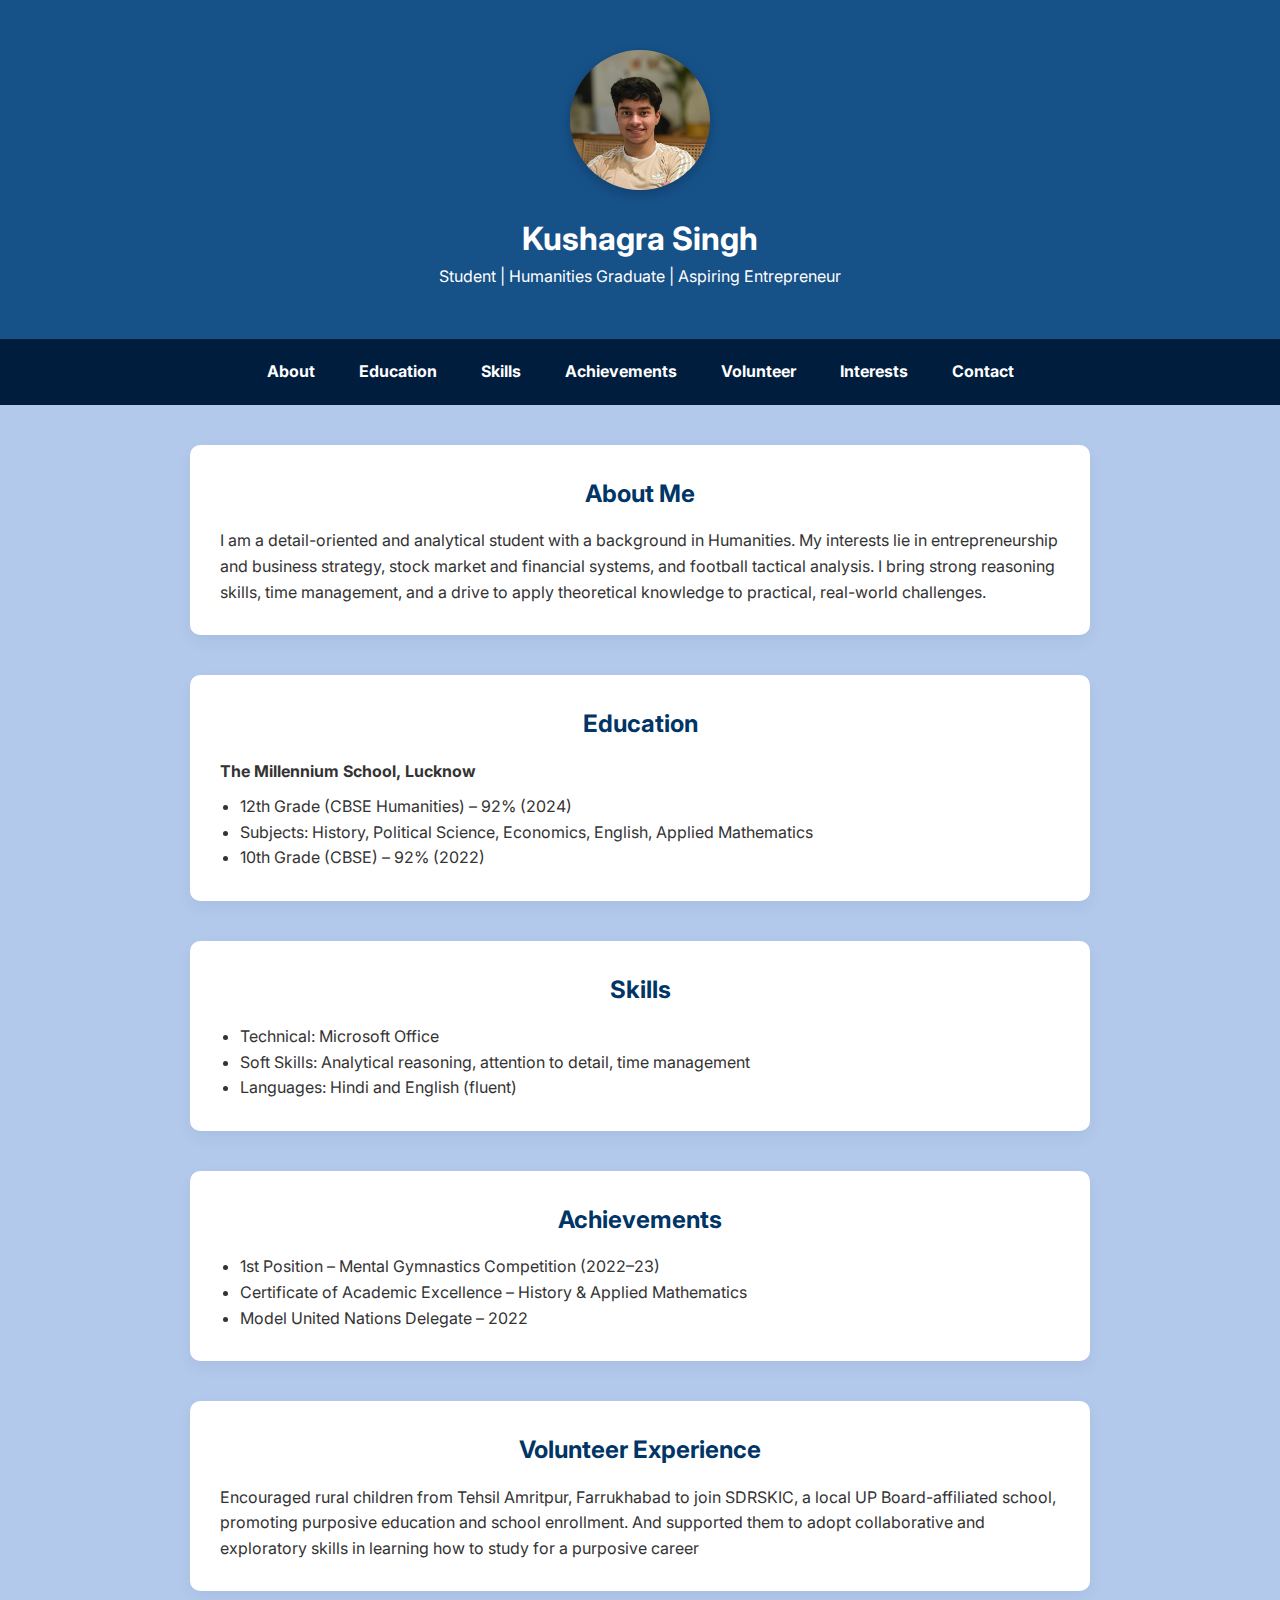
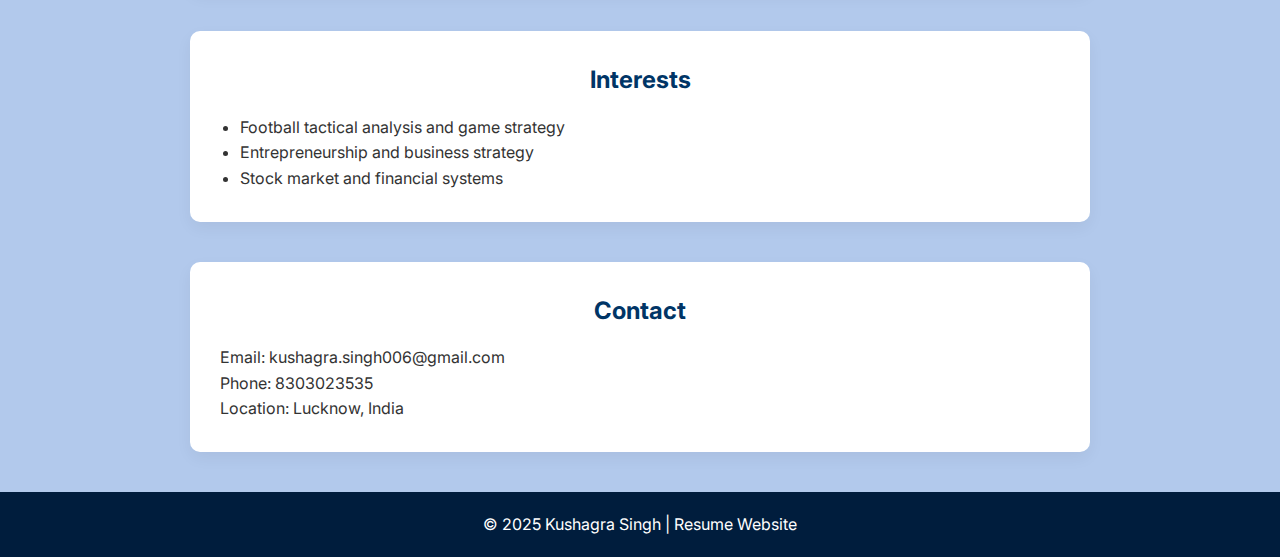
<file: docs/index.html>
<!DOCTYPE html>
<html lang="en">
<head>
  <meta charset="UTF-8" />
  <meta name="viewport" content="width=device-width, initial-scale=1.0"/>
  <title>Kushagra Singh - Resume</title>
  <link rel="stylesheet" href="style.css" />
  <link href="https://fonts.googleapis.com/css2?family=Inter:wght@400;700&display=swap" rel="stylesheet">
</head>
<body>

  <header class="hero">
    <img src="profile.jpg" alt="Kushagra Singh" class="profile-pic">
    <h1>Kushagra Singh</h1>
    <p>Student | Humanities Graduate | Aspiring Entrepreneur</p>
  </header>

  <nav>
    <a href="#about">About</a>
    <a href="#education">Education</a>
    <a href="#skills">Skills</a>
    <a href="#achievements">Achievements</a>
    <a href="#volunteer">Volunteer</a>
    <a href="#interests">Interests</a>
    <a href="#contact">Contact</a>
  </nav>

  <section id="about">
    <h2>About Me</h2>
    <p>
        I am a detail-oriented and analytical student with a background in Humanities. My interests lie in entrepreneurship and business strategy, stock market and financial systems, and football tactical analysis. I bring strong reasoning skills,
         time management, and a drive to apply theoretical knowledge to practical, real-world challenges.
    </p>
  </section>

  <section id="education">
    <h2>Education</h2>
    <p><strong>The Millennium School, Lucknow</strong></p>
    <ul>
      <li>12th Grade (CBSE Humanities) – 92% (2024)</li>
      <li>Subjects: History, Political Science, Economics, English, Applied Mathematics</li>
      <li>10th Grade (CBSE) – 92% (2022)</li>
    </ul>
  </section>

  <section id="skills">
    <h2>Skills</h2>
    <ul>
      <li>Technical: Microsoft Office</li>
      <li>Soft Skills: Analytical reasoning, attention to detail, time management</li>
      <li>Languages: Hindi and English (fluent)</li>
    </ul>
  </section>

  <section id="achievements">
    <h2>Achievements</h2>
    <ul>
      <li>1st Position – Mental Gymnastics Competition (2022–23)</li>
      <li>Certificate of Academic Excellence – History & Applied Mathematics</li>
      <li>Model United Nations Delegate – 2022</li>
    </ul>
  </section>

  <section id="volunteer">
    <h2>Volunteer Experience</h2>
    <p>
        Encouraged rural children from Tehsil Amritpur, Farrukhabad to join SDRSKIC, a local UP Board-affiliated school, promoting purposive education and school enrollment. And supported them to adopt collaborative and exploratory skills in learning how to study for a purposive career
    </p>
  </section>

  <section id="interests">
    <h2>Interests</h2>
    <ul>
      <li>Football tactical analysis and game strategy</li>
      <li>Entrepreneurship and business strategy</li>
      <li>Stock market and financial systems</li>
    </ul>
  </section>

  <section id="contact">
    <h2>Contact</h2>
    <p>Email: kushagra.singh006@gmail.com</p>
    <p>Phone: 8303023535</p>
    <p>Location: Lucknow, India</p>
  </section>

  <footer>
    <p>&copy; 2025 Kushagra Singh | Resume Website</p>
  </footer>

</body>
</html>
</file>
<file: docs/style.css>
@import url('https://fonts.googleapis.com/css2?family=Inter:wght@400;700&display=swap');

* {
  margin: 0;
  padding: 0;
  box-sizing: border-box;
}

body {
  font-family: 'Inter', sans-serif;
  background-color: #b2c9ec;
  color: #333;
  line-height: 1.6;
}

.hero {
  background: #165188;
  color: white;
  text-align: center;
  padding: 50px 20px;
}

.profile-pic {
  width: 140px;
  height: 140px;
  border-radius: 50%;
  object-fit: cover;
  box-shadow: 0 4px 12px rgba(0, 0, 0, 0.2);
  margin-bottom: 15px;
}

nav {
  background-color: #001d3d;
  display: flex;
  justify-content: center;
  flex-wrap: wrap;
  gap: 20px;
  padding: 12px 0;
}

nav a {
  color: white;
  text-decoration: none;
  font-weight: bold;
  padding: 8px 12px;
  border-radius: 5px;
  transition: background-color 0.3s ease;
}

nav a:hover {
  background-color: #003566;
}

section {
  max-width: 900px;
  margin: 40px auto;
  background-color: white;
  padding: 30px;
  border-radius: 10px;
  box-shadow: 0 6px 16px rgba(0, 0, 0, 0.05);
}

h2 {
  color: #003566;
  margin-bottom: 15px;
  text-align: center;
}

ul {
  list-style-type: disc;
  padding-left: 20px;
  margin-top: 10px;
}

footer {
  background-color: #001d3d;
  color: white;
  text-align: center;
  padding: 20px;
  margin-top: 40px;
}
</file>
